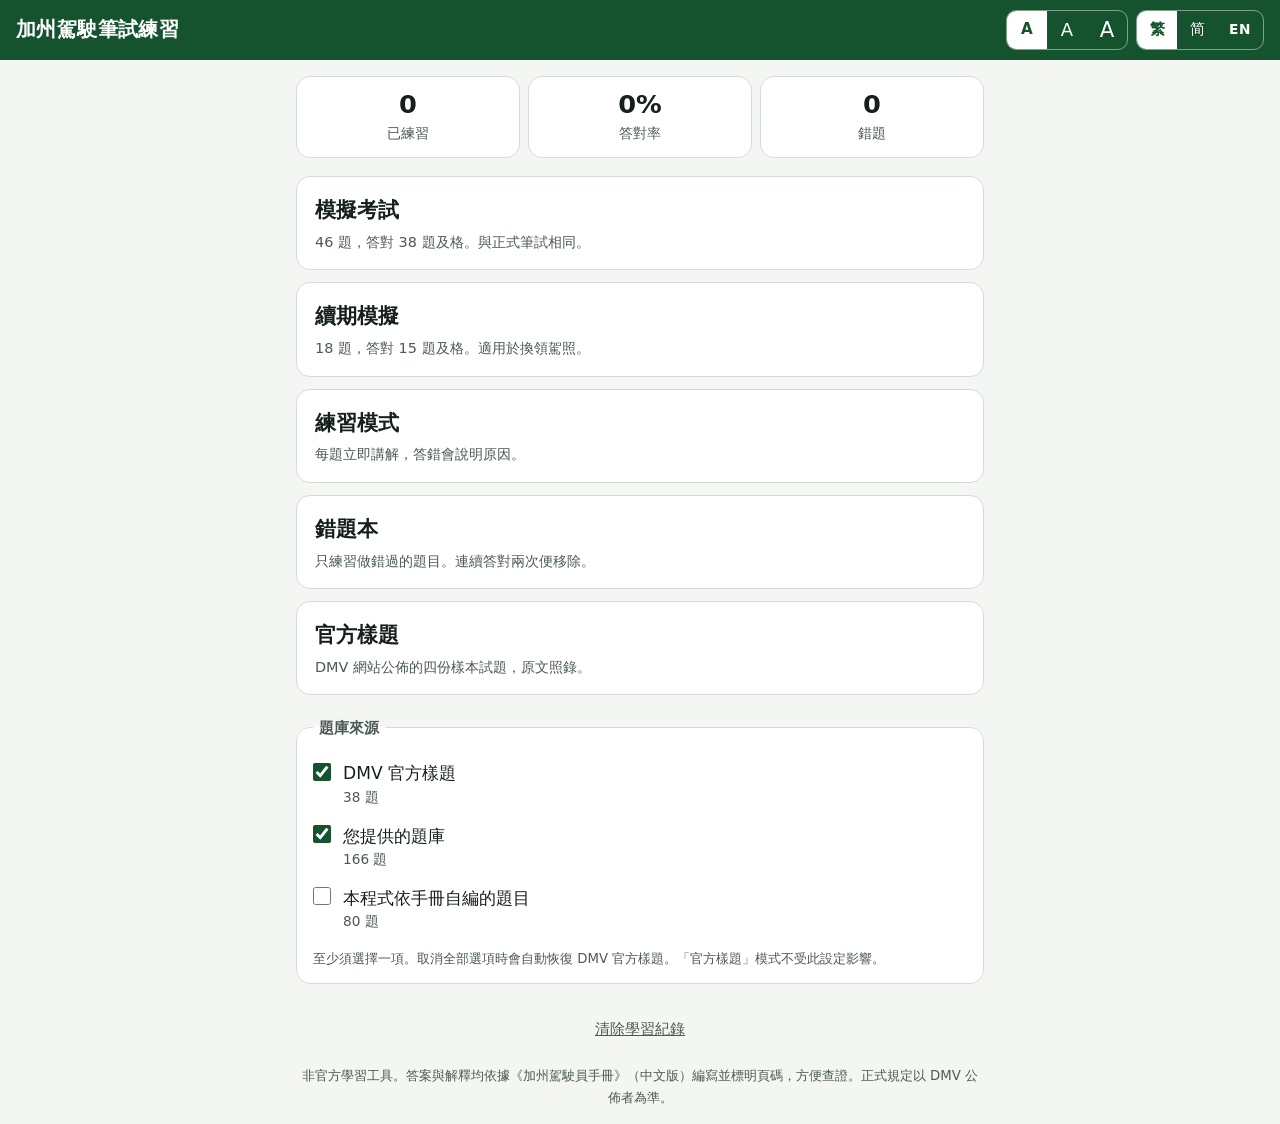
<file: index.html>
<!doctype html>
<html lang="zh-Hant">
<head>
<meta charset="utf-8">
<meta name="viewport" content="width=device-width, initial-scale=1, viewport-fit=cover">
<title>加州駕駛筆試練習</title>
<meta name="description" content="California DMV Class C knowledge test practice in Chinese, with handbook-cited explanations.">
<meta name="theme-color" content="#14532d">
<!-- Bump ?v= on every asset when js/, css/ or data/ changes. See README. -->
<link rel="stylesheet" href="css/styles.css?v=4">
</head>
<body>

<header class="topbar">
  <h1 class="topbar__title" data-t="appTitle">加州駕駛筆試練習</h1>
  <div class="topbar__tools">
    <div class="segmented" role="group" aria-label="字體/字体">
      <button type="button" class="segmented__btn" data-size="1">A</button>
      <button type="button" class="segmented__btn" data-size="2">A</button>
      <button type="button" class="segmented__btn" data-size="3">A</button>
    </div>
    <div class="segmented" role="group" aria-label="繁體 / 简体 / English">
      <button type="button" class="segmented__btn" data-lang="hant">繁</button>
      <button type="button" class="segmented__btn" data-lang="hans">简</button>
      <button type="button" class="segmented__btn segmented__btn--wide" data-lang="en">EN</button>
    </div>
  </div>
</header>

<main id="main">

  <!-- ───────────────────────── HOME ───────────────────────── -->
  <section class="screen" id="screen-home" aria-labelledby="home-h">
    <h2 class="sr-only" id="home-h" data-t="home">主頁</h2>

    <div class="stats" id="stats"></div>

    <nav class="modes">
      <button type="button" class="mode" data-mode="exam46">
        <span class="mode__name" data-t="modeExam46">模擬考試</span>
        <span class="mode__desc" data-t="modeExam46Desc">46 題，答對 38 題及格。與正式筆試相同。</span>
      </button>
      <button type="button" class="mode" data-mode="exam18">
        <span class="mode__name" data-t="modeExam18">續期模擬</span>
        <span class="mode__desc" data-t="modeExam18Desc">18 題，答對 15 題及格。適用於換領駕照。</span>
      </button>
      <button type="button" class="mode" data-mode="practice">
        <span class="mode__name" data-t="modePractice">練習模式</span>
        <span class="mode__desc" data-t="modePracticeDesc">每題立即講解，答錯會說明原因。</span>
      </button>
      <button type="button" class="mode" data-mode="wrong">
        <span class="mode__name" data-t="modeWrong">錯題本</span>
        <span class="mode__desc" data-t="modeWrongDesc">只練習做錯過的題目。連續答對兩次便移除。</span>
        <span class="mode__badge" id="wrong-count" hidden></span>
      </button>
      <button type="button" class="mode" data-mode="official">
        <span class="mode__name" data-t="modeOfficial">官方樣題</span>
        <span class="mode__desc" data-t="modeOfficialDesc">DMV 網站公佈的四份樣本試題，原文照錄。</span>
      </button>
    </nav>

    <div class="official-picker" id="official-picker" hidden>
      <button type="button" class="official-btn" data-official="1">樣題 1</button>
      <button type="button" class="official-btn" data-official="2">樣題 2</button>
      <button type="button" class="official-btn" data-official="3">樣題 3</button>
      <button type="button" class="official-btn" data-official="4">樣題 4</button>
    </div>

    <fieldset class="sources">
      <legend class="sources__legend" data-t="sourcesLegend">題庫來源</legend>
      <label class="source">
        <input type="checkbox" data-source="official" checked>
        <span class="source__text"><span class="source__name" data-t="srcOfficial"></span>
          <span class="source__count" id="count-official"></span></span>
      </label>
      <label class="source">
        <input type="checkbox" data-source="provided" checked>
        <span class="source__text"><span class="source__name" data-t="srcProvided"></span>
          <span class="source__count" id="count-provided"></span></span>
      </label>
      <label class="source">
        <input type="checkbox" data-source="handbook">
        <span class="source__text"><span class="source__name" data-t="srcHandbook"></span>
          <span class="source__count" id="count-handbook"></span></span>
      </label>
      <p class="sources__note" data-t="sourcesNote"></p>
    </fieldset>

    <button type="button" class="linkbtn" id="reset-btn" data-t="resetProgress">清除學習紀錄</button>

    <p class="disclaimer" data-t="disclaimer"></p>
  </section>

  <!-- ───────────────────────── QUIZ ───────────────────────── -->
  <section class="screen" id="screen-quiz" hidden aria-labelledby="quiz-h">
    <h2 class="sr-only" id="quiz-h" data-t="quiz">答題</h2>

    <div class="quizbar">
      <button type="button" class="quizbar__quit" id="quit-btn" aria-label="返回">✕</button>
      <div class="quizbar__meta">
        <span id="q-counter" class="quizbar__counter"></span>
        <span id="q-score" class="quizbar__score"></span>
      </div>
    </div>
    <div class="progress"><div class="progress__fill" id="progress-fill"></div></div>

    <div class="qcard">
      <p class="qcard__source" id="q-source"></p>
      <div class="qcard__sign" id="q-sign" hidden></div>
      <p class="qcard__text" id="q-text"></p>
      <div class="choices" id="choices" role="group"></div>
      <div class="feedback" id="feedback" hidden></div>
    </div>

    <div class="actionbar actionbar--sticky">
      <button type="button" class="btn btn--primary" id="next-btn"></button>
    </div>
  </section>

  <!-- ──────────────────────── RESULTS ─────────────────────── -->
  <section class="screen" id="screen-results" hidden aria-labelledby="res-h">
    <h2 class="sr-only" id="res-h" data-t="results">成績</h2>

    <div class="scorecard" id="scorecard"></div>
    <div class="review" id="review"></div>

    <div class="actionbar actionbar--stack">
      <button type="button" class="btn btn--primary" id="retry-wrong-btn"></button>
      <button type="button" class="btn btn--ghost" id="home-btn"></button>
    </div>
  </section>

</main>

<script src="data/bank.js?v=4"></script>
<script src="data/official.js?v=4"></script>
<script src="data/handbook-1.js?v=4"></script>
<script src="data/handbook-2.js?v=4"></script>
<script src="data/handbook-3.js?v=4"></script>
<script src="data/handbook-4.js?v=4"></script>
<script src="data/en-official.js?v=4"></script>
<script src="data/en-handbook-1.js?v=4"></script>
<script src="data/en-handbook-2.js?v=4"></script>
<script src="data/signs.js?v=4"></script>
<script src="data/provided-1.js?v=4"></script>
<script src="data/provided-2.js?v=4"></script>
<script src="data/provided-3.js?v=4"></script>
<script src="data/provided-4.js?v=4"></script>
<script src="data/provided-5.js?v=4"></script>
<script src="data/provided-signs.js?v=4"></script>
<script src="js/i18n.js?v=4"></script>
<script src="js/storage.js?v=4"></script>
<script src="js/app.js?v=4"></script>
</body>
</html>
</file>
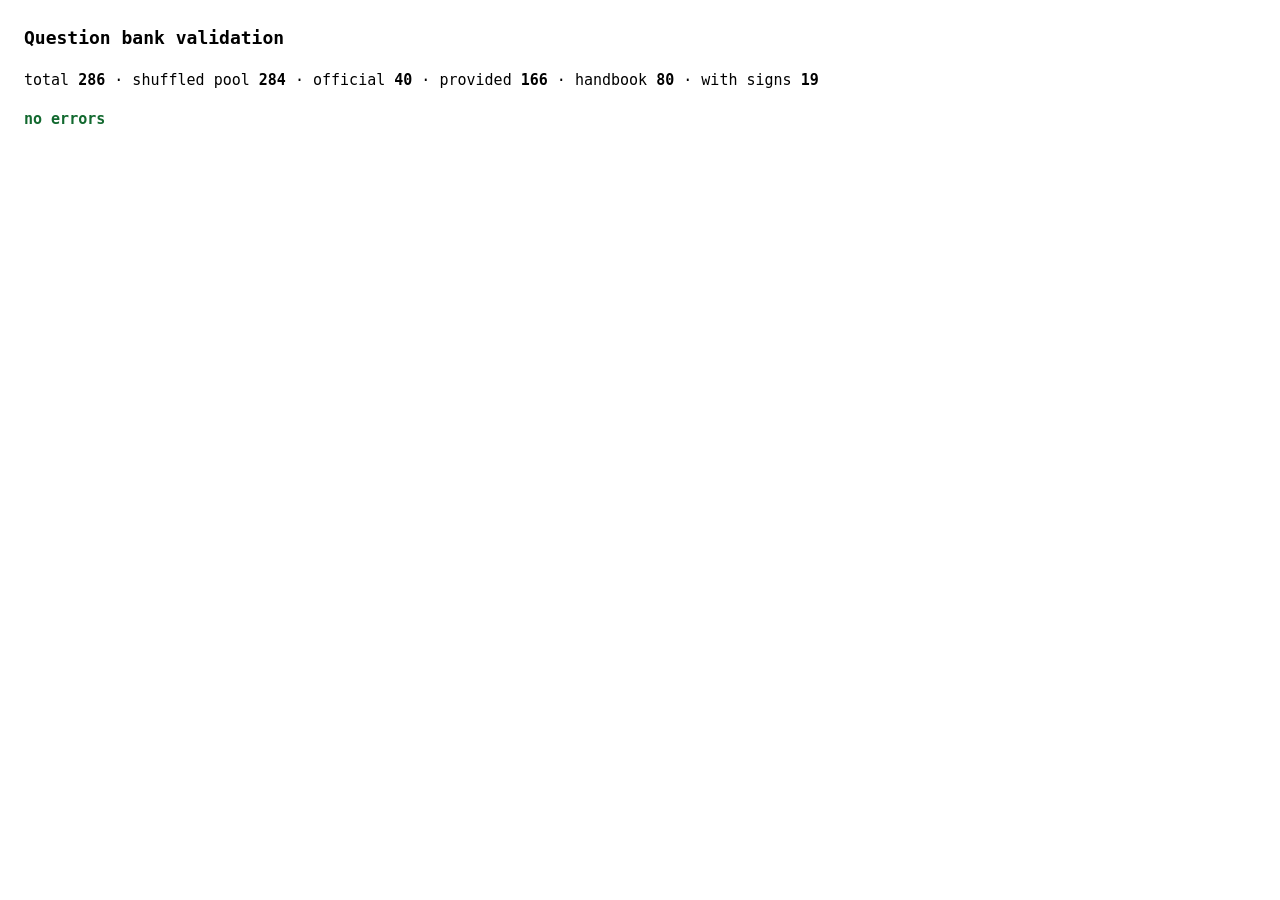
<file: tools/validate.html>
<!doctype html>
<html lang="en">
<head>
<meta charset="utf-8">
<title>Question bank validation</title>
<style>
  body { font: 15px/1.6 ui-monospace, SFMono-Regular, Consolas, monospace; margin: 24px; }
  h1 { font-size: 18px; }
  .ok   { color: #12692f; font-weight: 700; }
  .bad  { color: #a31414; font-weight: 700; }
  .warn { color: #8a6100; }
  li { margin: 2px 0; }
</style>
</head>
<body>
<h1>Question bank validation</h1>
<div id="out">running…</div>

<script src="../data/bank.js"></script>
<script src="../data/official.js"></script>
<script src="../data/handbook-1.js"></script>
<script src="../data/handbook-2.js"></script>
<script src="../data/handbook-3.js"></script>
<script src="../data/handbook-4.js"></script>
<script src="../data/en-official.js"></script>
<script src="../data/en-handbook-1.js"></script>
<script src="../data/en-handbook-2.js"></script>
<script src="../data/signs.js"></script>
<script src="../data/provided-1.js"></script>
<script src="../data/provided-2.js"></script>
<script src="../data/provided-3.js"></script>
<script src="../data/provided-4.js"></script>
<script src="../data/provided-5.js"></script>
<script src="../data/provided-signs.js"></script>
<script src="validate-bank.js"></script>
<script>
  var r = window.validateBank();
  var html = '<p>total <b>' + r.total + '</b> &middot; shuffled pool <b>' + r.pool +
             '</b> &middot; official <b>' + r.official + '</b> &middot; provided <b>' + r.provided +
             '</b> &middot; handbook <b>' + r.handbook + '</b> &middot; with signs <b>' + r.signs + '</b></p>';

  html += r.errors.length
    ? '<p class="bad">' + r.errors.length + ' ERROR(S)</p><ul><li>' + r.errors.join('</li><li>') + '</li></ul>'
    : '<p class="ok">no errors</p>';

  if (r.warnings.length) {
    html += '<p class="warn">' + r.warnings.length + ' warning(s)</p><ul class="warn"><li>' +
            r.warnings.join('</li><li>') + '</li></ul>';
  }

  document.getElementById('out').innerHTML = html;
  window.__report = r;
</script>
</body>
</html>
</file>
<file: css/styles.css>
/* ── California DMV Chinese practice test ─────────────────────────────────
   Built for one older reader on a phone. Every sizing decision here favors
   legibility and big tap targets over density. Don't shrink these.
   ───────────────────────────────────────────────────────────────────────── */

:root {
  --bg:        #f4f6f4;
  --surface:   #ffffff;
  --ink:       #16201b;
  --ink-soft:  #4b5a52;
  --line:      #d3ddd6;
  --brand:     #14532d;
  --brand-ink: #ffffff;
  --good:      #12692f;
  --good-bg:   #e4f5e8;
  --bad:       #a31414;
  --bad-bg:    #fdeaea;
  --focus:     #1d4ed8;

  --step:      19px;   /* overridden by the A / A+ / A++ control */
  --radius:    14px;
  --tap:       58px;   /* minimum comfortable tap height */
  --pad:       16px;
}

html[data-size="2"] { --step: 22px; }
html[data-size="3"] { --step: 26px; }

@media (prefers-color-scheme: dark) {
  :root {
    --bg:       #101613;
    --surface:  #18211d;
    --ink:      #e9f0ec;
    --ink-soft: #9fb2a8;
    --line:     #2c3a33;
    --brand:    #3f9d63;
    --brand-ink:#08130c;
    --good:     #6ede93;
    --good-bg:  #14301e;
    --bad:      #ff9b9b;
    --bad-bg:   #351717;
    --focus:    #7aa2ff;
  }
}

* { box-sizing: border-box; }

html { font-size: var(--step); }

body {
  margin: 0;
  background: var(--bg);
  color: var(--ink);
  font-family: "PingFang TC", "PingFang SC", "Hiragino Sans GB",
               "Microsoft JhengHei", "Microsoft YaHei", "Noto Sans CJK TC",
               "Noto Sans CJK SC", system-ui, sans-serif;
  line-height: 1.7;
  -webkit-text-size-adjust: 100%;
}

.sr-only {
  position: absolute; width: 1px; height: 1px;
  padding: 0; margin: -1px; overflow: hidden;
  clip: rect(0 0 0 0); white-space: nowrap; border: 0;
}

:focus-visible { outline: 3px solid var(--focus); outline-offset: 2px; }

/* ── top bar ───────────────────────────────────────────────────────────── */

.topbar {
  display: flex; align-items: center; justify-content: space-between;
  gap: 12px; flex-wrap: wrap;
  padding: calc(env(safe-area-inset-top) + 10px) var(--pad) 10px;
  background: var(--brand); color: var(--brand-ink);
}
.topbar__title { margin: 0; font-size: 1.05rem; font-weight: 700; letter-spacing: .02em; }
.topbar__tools { display: flex; gap: 8px; }

.segmented {
  display: flex; border-radius: 10px; overflow: hidden;
  border: 1px solid rgba(255,255,255,.45);
}
.segmented__btn {
  min-width: 40px; min-height: 38px; padding: 0 10px;
  border: 0; background: transparent; cursor: pointer;
  color: var(--brand-ink); font: inherit; font-size: .8rem; line-height: 1;
}
.segmented__btn[data-size="2"] { font-size: .95rem; }
.segmented__btn[data-size="3"] { font-size: 1.12rem; }
.segmented__btn--wide { min-width: 46px; font-size: .72rem; font-weight: 700; letter-spacing: .04em; }
.segmented__btn[aria-pressed="true"] { background: var(--brand-ink); color: var(--brand); font-weight: 700; }

/* ── screens ───────────────────────────────────────────────────────────── */

.screen { padding: var(--pad); max-width: 720px; margin: 0 auto; }
[hidden] { display: none !important; }

/* ── home ──────────────────────────────────────────────────────────────── */

.stats {
  display: grid; grid-template-columns: repeat(3, 1fr); gap: 8px;
  margin-bottom: 18px;
}
.stat {
  background: var(--surface); border: 1px solid var(--line);
  border-radius: var(--radius); padding: 12px 8px; text-align: center;
}
.stat__num { display: block; font-size: 1.35rem; font-weight: 700; line-height: 1.2; }
.stat__label { display: block; font-size: .72rem; color: var(--ink-soft); margin-top: 2px; }

.modes { display: flex; flex-direction: column; gap: 12px; }
.mode {
  position: relative; text-align: start; width: 100%;
  min-height: var(--tap); padding: 16px 18px;
  background: var(--surface); color: var(--ink);
  border: 1px solid var(--line); border-radius: var(--radius);
  font: inherit; cursor: pointer;
}
.mode:active { transform: scale(.995); }
.mode__name { display: block; font-size: 1.08rem; font-weight: 700; }
.mode__desc { display: block; font-size: .76rem; color: var(--ink-soft); line-height: 1.55; margin-top: 3px; }
.mode__badge {
  position: absolute; inset-inline-end: 14px; inset-block-start: 14px;
  background: var(--bad); color: #fff; border-radius: 999px;
  min-width: 26px; padding: 1px 8px; text-align: center;
  font-size: .74rem; font-weight: 700;
}

.official-picker { display: grid; grid-template-columns: repeat(2, 1fr); gap: 10px; margin-top: 12px; }
.official-btn {
  min-height: 52px; background: var(--surface); color: var(--ink);
  border: 1px solid var(--line); border-radius: var(--radius);
  font: inherit; font-size: .92rem; cursor: pointer;
}

.linkbtn {
  display: block; margin: 22px auto 0; padding: 10px;
  background: none; border: 0; color: var(--ink-soft);
  font: inherit; font-size: .78rem; text-decoration: underline; cursor: pointer;
}

.disclaimer {
  margin: 14px 0 0; color: var(--ink-soft);
  font-size: .7rem; line-height: 1.6; text-align: center;
}

/* ── question-source picker ────────────────────────────────────────────── */

.sources {
  margin: 20px 0 0; padding: 14px 16px;
  background: var(--surface); border: 1px solid var(--line);
  border-radius: var(--radius);
}
.sources__legend { padding: 0 6px; font-size: .78rem; font-weight: 700; color: var(--ink-soft); }
.source {
  display: flex; align-items: flex-start; gap: 12px;
  min-height: 46px; padding: 7px 0; cursor: pointer;
}
.source input {
  flex: none; width: 1.35em; height: 1.35em; margin: .12em 0 0;
  accent-color: var(--brand); cursor: pointer;
}
.source__text { display: flex; flex-direction: column; }
.source__name  { font-size: .9rem; line-height: 1.45; }
.source__count { font-size: .72rem; color: var(--ink-soft); }
.sources__note { margin: 8px 0 0; font-size: .7rem; line-height: 1.55; color: var(--ink-soft); }

/* ── quiz ──────────────────────────────────────────────────────────────── */

.quizbar { display: flex; align-items: center; gap: 12px; margin-bottom: 8px; }
.quizbar__quit {
  width: 44px; height: 44px; flex: none;
  background: none; border: 1px solid var(--line); border-radius: 50%;
  color: var(--ink-soft); font-size: 1rem; cursor: pointer;
}
.quizbar__meta { display: flex; justify-content: space-between; flex: 1; font-size: .82rem; }
.quizbar__counter { font-weight: 700; }
.quizbar__score { color: var(--ink-soft); }

.progress { height: 8px; background: var(--line); border-radius: 999px; overflow: hidden; margin-bottom: 16px; }
.progress__fill { height: 100%; width: 0; background: var(--brand); transition: width .25s ease; }

.qcard {
  background: var(--surface); border: 1px solid var(--line);
  border-radius: var(--radius); padding: 18px;
}
.qcard__source { margin: 0 0 8px; font-size: .68rem; color: var(--ink-soft); }
.qcard__sign { margin: 0 0 14px; }
.qcard__sign svg, .review__sign svg { width: 7.5rem; height: 7.5rem; display: block; }
.review__sign { margin-bottom: 10px; }
.review__sign svg { width: 5rem; height: 5rem; }

.qcard__text { margin: 0 0 18px; font-size: 1.1rem; font-weight: 600; line-height: 1.65; }

.choices { display: flex; flex-direction: column; gap: 12px; }
.choice {
  display: flex; align-items: flex-start; gap: 12px;
  width: 100%; min-height: var(--tap); padding: 14px 16px;
  text-align: start; background: var(--bg); color: var(--ink);
  border: 2px solid var(--line); border-radius: var(--radius);
  font: inherit; font-size: .95rem; line-height: 1.6; cursor: pointer;
}
.choice__mark {
  flex: none; width: 1.6em; height: 1.6em; margin-top: .05em;
  display: grid; place-items: center;
  border: 2px solid var(--ink-soft); border-radius: 50%;
  font-size: .8em; font-weight: 700;
}
.choice[aria-pressed="true"] { border-color: var(--brand); }
.choice[aria-pressed="true"] .choice__mark { border-color: var(--brand); background: var(--brand); color: var(--brand-ink); }

/* Correct/incorrect is never carried by color alone -- the mark glyph
   changes to a check or cross too, for color-vision safety. */
.choice.is-correct { border-color: var(--good); background: var(--good-bg); }
.choice.is-correct .choice__mark { border-color: var(--good); background: var(--good); color: #fff; }
.choice.is-wrong { border-color: var(--bad); background: var(--bad-bg); }
.choice.is-wrong .choice__mark { border-color: var(--bad); background: var(--bad); color: #fff; }
.choice:disabled { cursor: default; opacity: 1; }

.feedback { margin-top: 18px; border-radius: var(--radius); overflow: hidden; border: 1px solid var(--line); }
.fb__row { padding: 14px 16px; font-size: .88rem; line-height: 1.65; }
.fb__row--bad  { background: var(--bad-bg); }
.fb__row--good { background: var(--good-bg); }
.fb__label { display: block; font-weight: 700; font-size: .76rem; margin-bottom: 3px; }
.fb__row--bad  .fb__label { color: var(--bad); }
.fb__row--good .fb__label { color: var(--good); }
.fb__ref { padding: 10px 16px; background: var(--surface); color: var(--ink-soft); font-size: .72rem; }

/* ── action bar ────────────────────────────────────────────────────────── */

.actionbar { margin-top: 20px; padding-bottom: calc(env(safe-area-inset-bottom) + 12px); }
.actionbar--stack { display: flex; flex-direction: column; gap: 10px; }

/* The quiz action bar sticks to the bottom of the viewport. Without this, a
   wrong answer expands the explanation card and shoves the button below the
   fold, so the reader has to scroll down every single time just to continue.
   Negative inline margins let its background span the full width even though
   .screen is padded. */
.actionbar--sticky {
  position: sticky; bottom: 0; z-index: 5;
  margin-inline: calc(var(--pad) * -1);
  padding: 12px var(--pad) calc(env(safe-area-inset-bottom) + 12px);
  background: var(--bg);
  border-top: 1px solid var(--line);
}

.btn {
  width: 100%; min-height: var(--tap); padding: 14px 20px;
  border-radius: var(--radius); border: 2px solid transparent;
  font: inherit; font-size: 1rem; font-weight: 700; cursor: pointer;
}
.btn--primary { background: var(--brand); color: var(--brand-ink); }
.btn--primary:disabled { opacity: .45; cursor: default; }
.btn--ghost { background: transparent; color: var(--ink); border-color: var(--line); }

/* ── results ───────────────────────────────────────────────────────────── */

.scorecard {
  background: var(--surface); border: 1px solid var(--line);
  border-radius: var(--radius); padding: 24px; text-align: center; margin-bottom: 18px;
}
.scorecard__verdict { font-size: 1.5rem; font-weight: 800; margin: 0 0 6px; }
.scorecard--pass .scorecard__verdict { color: var(--good); }
.scorecard--fail .scorecard__verdict { color: var(--bad); }
.scorecard__score { font-size: 2.4rem; font-weight: 800; line-height: 1.1; }
.scorecard__note { color: var(--ink-soft); font-size: .8rem; margin: 8px 0 0; }

.review__title { font-size: .95rem; font-weight: 700; margin: 0 0 12px; }
.review__item {
  background: var(--surface); border: 1px solid var(--line);
  border-radius: var(--radius); padding: 16px; margin-bottom: 12px;
}
.review__q { font-weight: 600; font-size: .95rem; margin: 0 0 10px; line-height: 1.6; }
.review__line { font-size: .84rem; line-height: 1.6; margin: 4px 0; }
.review__line--bad  { color: var(--bad); }
.review__line--good { color: var(--good); }
.review__ref { font-size: .72rem; color: var(--ink-soft); margin: 10px 0 0; }
.review__empty { color: var(--ink-soft); font-size: .88rem; text-align: center; padding: 20px; }
</file>
